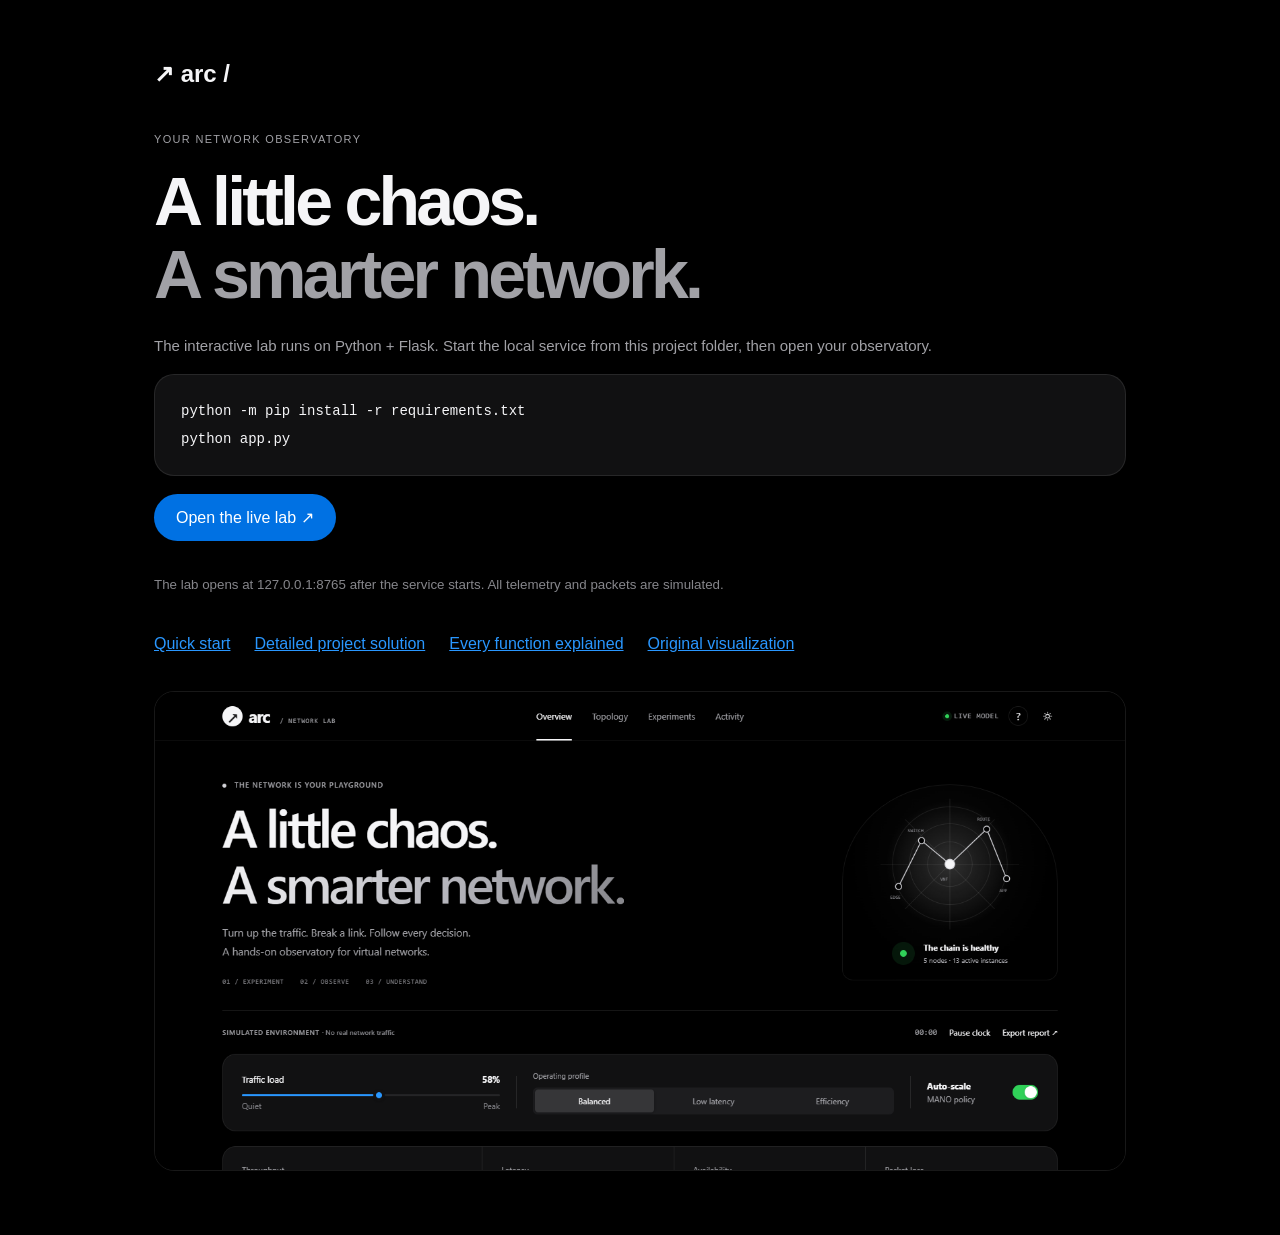
<file: index.html>
<!doctype html>
<html lang="en">
<head>
  <meta charset="utf-8"><meta name="viewport" content="width=device-width, initial-scale=1">
  <title>Arc / Open your network lab</title>
  <link rel="icon" href="static/favicon.svg">
  <style>
    *{box-sizing:border-box}body{margin:0;background:#000;color:#f5f5f7;font-family:-apple-system,BlinkMacSystemFont,"Segoe UI",sans-serif}
    main{max-width:1020px;margin:60px auto;padding:0 24px}.brand{font-size:24px;font-weight:650;color:#f5f5f7}
    .eyebrow{color:#a1a1a6;font:11px "Segoe UI",sans-serif;letter-spacing:.12em;margin-top:45px}
    h1{font-size:clamp(38px,6vw,68px);letter-spacing:-.055em;line-height:1.08;font-weight:600;margin:20px 0}
    h1 span{color:#a1a1a6}p{color:#a1a1a6;line-height:1.8;font-size:15px}
    .launch{display:inline-block;background:#0071e3;color:#fff;text-decoration:none;padding:14px 22px;border-radius:999px;font-weight:500;margin:18px 0}
    .steps{background:#111112;padding:22px 26px;border:1px solid #ffffff18;border-radius:20px}
    code{display:block;color:#f5f5f7;font:14px Consolas,monospace;line-height:2}
    .links{display:flex;gap:24px;flex-wrap:wrap;margin:26px 0}a{color:#2997ff}a:focus-visible{outline:2px solid #2997ff;outline-offset:5px}
    .preview{width:100%;max-height:480px;object-fit:cover;object-position:top;border-radius:20px;border:1px solid #ffffff18;margin-top:12px}
    small{color:#86868b;display:block;line-height:1.6;margin:15px 0 40px}
  </style>
</head>
<body><main>
  <div class="brand">↗ arc /</div>
  <p class="eyebrow">YOUR NETWORK OBSERVATORY</p>
  <h1>A little chaos.<br><span>A smarter network.</span></h1>
  <p>The interactive lab runs on Python + Flask. Start the local service from this project folder, then open your observatory.</p>
  <div class="steps"><code>python -m pip install -r requirements.txt</code><code>python app.py</code></div>
  <a class="launch" href="http://127.0.0.1:8765">Open the live lab ↗</a>
  <small>The lab opens at 127.0.0.1:8765 after the service starts. All telemetry and packets are simulated.</small>
  <div class="links"><a href="README.md">Quick start</a><a href="docs/PROJECT_GUIDE.md">Detailed project solution</a><a href="docs/FUNCTION_REFERENCE.md">Every function explained</a><a href="output/legacy-nfv-visualization.html">Original visualization</a></div>
  <img class="preview" src="output/previews/desktop-dark.png" alt="Preview of the Arc network observatory, with traffic controls, metrics, and service-chain topology">
</main></body>
</html>
</file>
